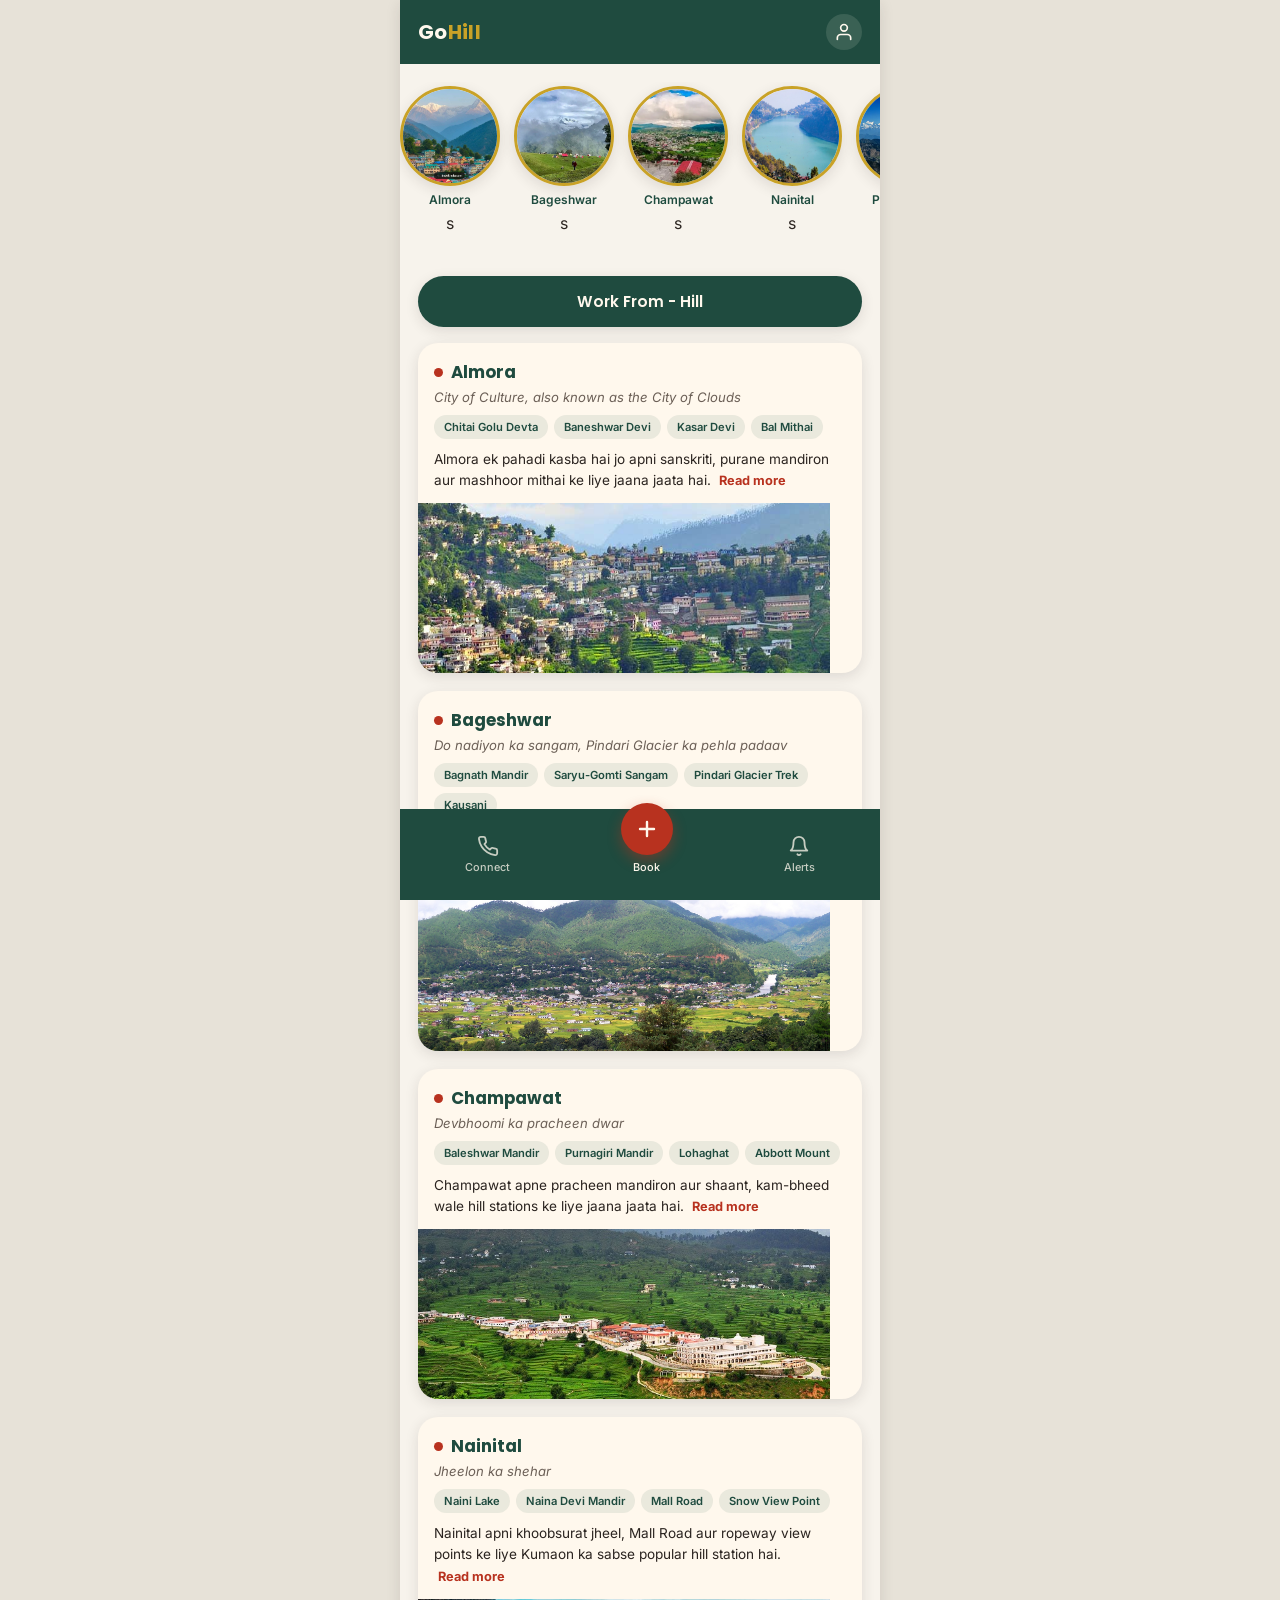
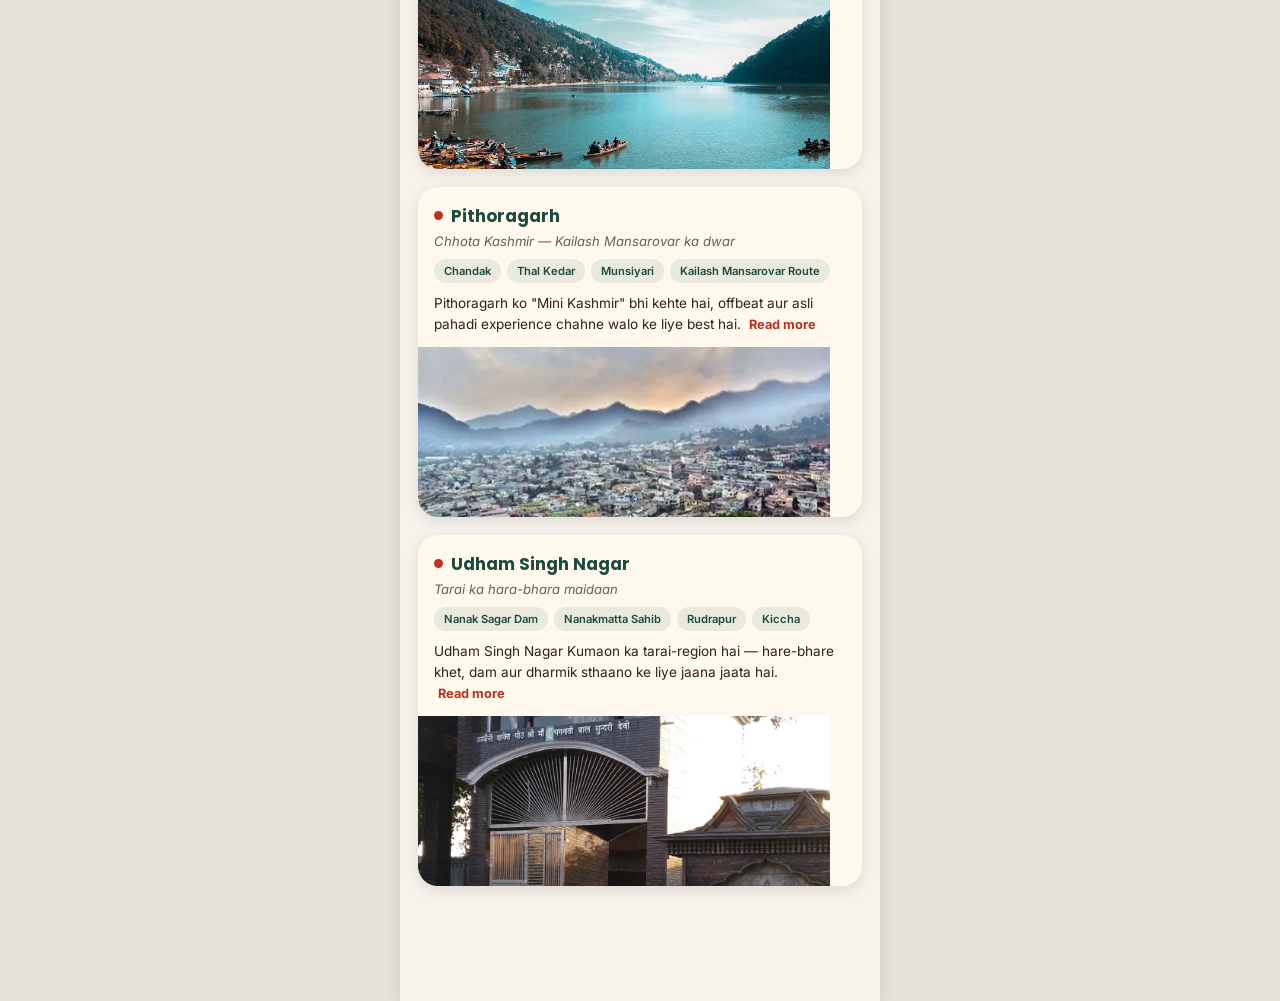
<file: GoHill/index.html>
<!DOCTYPE html>
<html lang="en">
<head>
<meta charset="UTF-8">
<meta name="viewport" content="width=device-width, initial-scale=1.0, maximum-scale=1.0">
<title>GoHill - Kumaon Trips</title>
<link rel="preconnect" href="https://fonts.googleapis.com">
<link href="https://fonts.googleapis.com/css2?family=Poppins:wght@500;600;700&family=Inter:wght@400;500;600&display=swap" rel="stylesheet">
<link rel="stylesheet" href="css/style.css">
<link rel="stylesheet" href="css/pages.css">
</head>
<body>

<div class="app-shell">

  <header class="app-header">
    <div class="logo">Go<span>Hill</span></div>
    <a href="profile.html" class="profile-btn" aria-label="Profile">
      <svg viewBox="0 0 24 24" fill="none" stroke="currentColor" stroke-width="2" stroke-linecap="round" stroke-linejoin="round">
        <path d="M20 21v-2a4 4 0 0 0-4-4H8a4 4 0 0 0-4 4v2"/>
        <circle cx="12" cy="7" r="4"/>
      </svg>
    </a>
  </header>

  <main class="home-main">

    <section class="circle-section">
      <div class="circle-scroll" id="circleCards">
        <!-- JS se fill hoga -->
      </div>
    </section>

    <div class="select-dest-wrap">
      <button class="select-dest-btn" onclick="window.location.href='booking.html'">
        Work From - Hill
      </button>
    </div>

    <section class="info-section" id="districtInfoSection">
      <!-- JS se fill hoga -->
    </section>

  </main>

  <nav class="bottom-nav">
    <a href="connect.html" class="nav-item">
      <svg viewBox="0 0 24 24" fill="none" stroke="currentColor" stroke-width="2" stroke-linecap="round" stroke-linejoin="round">
        <path d="M22 16.92v3a2 2 0 0 1-2.18 2 19.79 19.79 0 0 1-8.63-3.07 19.5 19.5 0 0 1-6-6 19.79 19.79 0 0 1-3.07-8.67A2 2 0 0 1 4.11 2h3a2 2 0 0 1 2 1.72c.127.96.361 1.903.7 2.81a2 2 0 0 1-.45 2.11L8.09 9.91a16 16 0 0 0 6 6l1.27-1.27a2 2 0 0 1 2.11-.45c.907.339 1.85.573 2.81.7A2 2 0 0 1 22 16.92z"/>
      </svg>
      <span>Connect</span>
    </a>

    <a href="booking.html" class="nav-item nav-center">
      <span class="nav-center-circle">
        <svg viewBox="0 0 24 24" fill="none" stroke="currentColor" stroke-width="2.4" stroke-linecap="round" stroke-linejoin="round">
          <path d="M12 5v14M5 12h14"/>
        </svg>
      </span>
      <span>Book</span>
    </a>

    <a href="notification.html" class="nav-item">
      <svg viewBox="0 0 24 24" fill="none" stroke="currentColor" stroke-width="2" stroke-linecap="round" stroke-linejoin="round">
        <path d="M18 8a6 6 0 0 0-12 0c0 7-3 9-3 9h18s-3-2-3-9"/>
        <path d="M13.73 21a2 2 0 0 1-3.46 0"/>
      </svg>
      <span>Alerts</span>
    </a>
  </nav>

</div>

<script src="js/districts.js"></script>
<script src="js/home.js"></script>
</body>
</html>
</file>
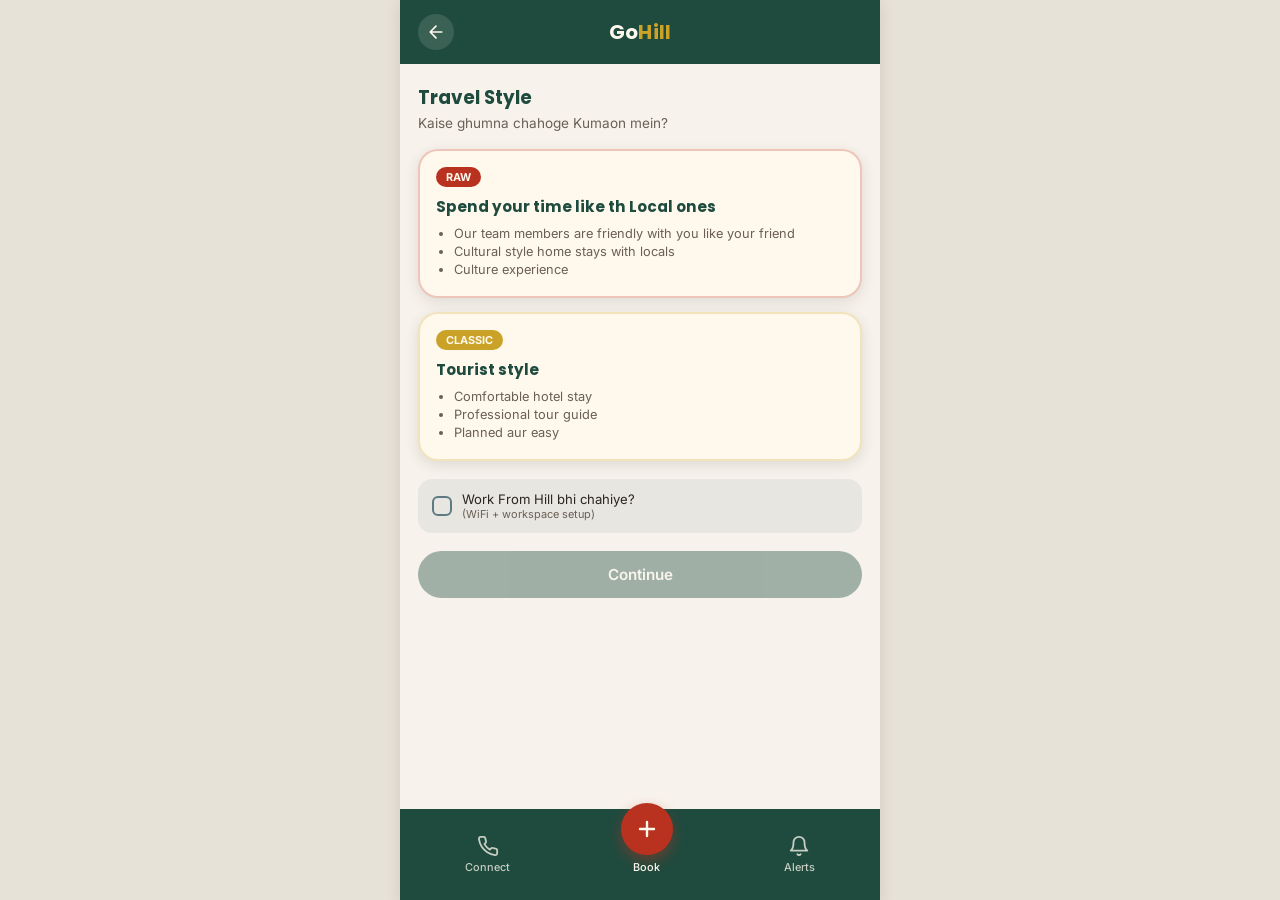
<file: GoHill/booking.html>
<!DOCTYPE html>
<html lang="en">
<head>
<meta charset="UTF-8">
<meta name="viewport" content="width=device-width, initial-scale=1.0, maximum-scale=1.0">
<title>Book Your Trip - GoHill</title>
<link rel="preconnect" href="https://fonts.googleapis.com">
<link href="https://fonts.googleapis.com/css2?family=Poppins:wght@500;600;700&family=Inter:wght@400;500;600&display=swap" rel="stylesheet">
<link rel="stylesheet" href="css/style.css">
<link rel="stylesheet" href="css/pages.css">
</head>
<body>

<div class="app-shell">

  <header class="app-header">
    <button class="back-btn" id="backBtn" aria-label="Back">
      <svg viewBox="0 0 24 24" fill="none" stroke="currentColor" stroke-width="2" stroke-linecap="round" stroke-linejoin="round">
        <path d="M19 12H5M12 19l-7-7 7-7"/>
      </svg>
    </button>
    <div class="logo">Go<span>Hill</span></div>
    <span class="header-spacer"></span>
  </header>

  <main class="booking-main">

    <!-- STAGE 1: Mode Selection -->
    <section class="stage" id="stage1">
      <h2 class="stage-title">Travel Style </h2>
      <p class="stage-sub">Kaise ghumna chahoge Kumaon mein?</p>

      <div class="mode-cards">
        <button class="mode-card mode-raw" data-mode="raw">
          <span class="mode-badge">RAW</span>
          <h3>Spend your time like th Local ones </h3>
          <ul>
            <li>Our team members are friendly with you like your friend </li>
            <li>Cultural style home stays with locals </li>
            <li>Culture experience</li>
          </ul>
        </button>

        <button class="mode-card mode-classic" data-mode="classic">
          <span class="mode-badge">CLASSIC</span>
          <h3>Tourist style</h3>
          <ul>
            <li>Comfortable hotel stay</li>
            <li>Professional tour guide</li>
            <li>Planned aur easy</li>
          </ul>
        </button>
      </div>

      <label class="wfh-toggle">
        <input type="checkbox" id="wfhCheckbox">
        <span class="wfh-box"></span>
        <span class="wfh-text">Work From Hill bhi chahiye? <small>(WiFi + workspace setup)</small></span>
      </label>

      <button class="continue-btn" id="continueBtn" disabled>Continue</button>
    </section>

    <!-- STAGE 2: Details Form -->
    <section class="stage stage-hidden" id="stage2">

      <div class="selected-mode-chip" id="selectedModeChip"></div>

      <form id="bookingForm" class="booking-form">

        <label class="form-label">Destination</label>
        <select class="form-input" id="destinationSelect" required>
          <option value="" disabled>Select district</option>
        </select>

        <label class="form-label">Name</label>
        <input class="form-input" type="text" id="nameInput" placeholder="Apna naam likho" required>

        <label class="form-label">Mobile Number</label>
        <input class="form-input" type="tel" id="mobileInput" placeholder="10-digit mobile number" maxlength="10" required>

        <label class="form-label">Number of Days</label>
        <div class="stepper">
          <button type="button" class="stepper-btn" id="daysMinus">−</button>
          <span class="stepper-value" id="daysValue">1</span>
          <button type="button" class="stepper-btn" id="daysPlus">+</button>
        </div>

        <label class="form-label">Adventure Sports <small>(optional)</small></label>
        <div class="activities-list" id="activitiesList">
          <!-- JS se fill hoga -->
        </div>

        <button type="submit" class="submit-btn">Confirm Booking</button>
      </form>
    </section>

  </main>

  <nav class="bottom-nav">
    <a href="connect.html" class="nav-item">
      <svg viewBox="0 0 24 24" fill="none" stroke="currentColor" stroke-width="2" stroke-linecap="round" stroke-linejoin="round">
        <path d="M22 16.92v3a2 2 0 0 1-2.18 2 19.79 19.79 0 0 1-8.63-3.07 19.5 19.5 0 0 1-6-6 19.79 19.79 0 0 1-3.07-8.67A2 2 0 0 1 4.11 2h3a2 2 0 0 1 2 1.72c.127.96.361 1.903.7 2.81a2 2 0 0 1-.45 2.11L8.09 9.91a16 16 0 0 0 6 6l1.27-1.27a2 2 0 0 1 2.11-.45c.907.339 1.85.573 2.81.7A2 2 0 0 1 22 16.92z"/>
      </svg>
      <span>Connect</span>
    </a>

    <a href="booking.html" class="nav-item nav-center">
      <span class="nav-center-circle">
        <svg viewBox="0 0 24 24" fill="none" stroke="currentColor" stroke-width="2.4" stroke-linecap="round" stroke-linejoin="round">
          <path d="M12 5v14M5 12h14"/>
        </svg>
      </span>
      <span>Book</span>
    </a>

    <a href="notification.html" class="nav-item">
      <svg viewBox="0 0 24 24" fill="none" stroke="currentColor" stroke-width="2" stroke-linecap="round" stroke-linejoin="round">
        <path d="M18 8a6 6 0 0 0-12 0c0 7-3 9-3 9h18s-3-2-3-9"/>
        <path d="M13.73 21a2 2 0 0 1-3.46 0"/>
      </svg>
      <span>Alerts</span>
    </a>
  </nav>

</div>

<script src="js/districts.js"></script>
<script src="js/activities.js"></script>
<script src="js/booking.js"></script>
</body>
</html>
</file>
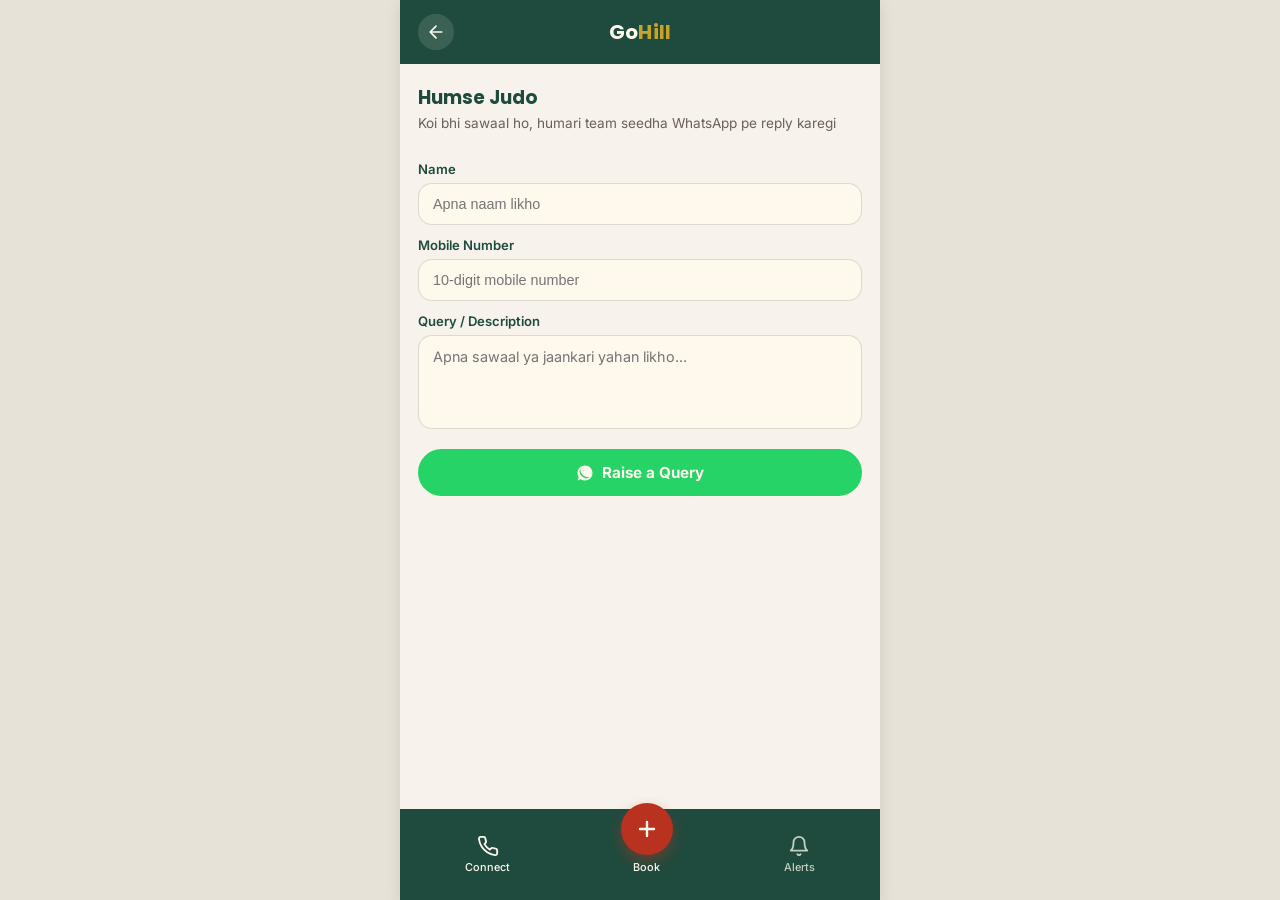
<file: GoHill/connect.html>
<!DOCTYPE html>
<html lang="en">
<head>
<meta charset="UTF-8">
<meta name="viewport" content="width=device-width, initial-scale=1.0, maximum-scale=1.0">
<title>Connect - GoHill</title>
<link rel="preconnect" href="https://fonts.googleapis.com">
<link href="https://fonts.googleapis.com/css2?family=Poppins:wght@500;600;700&family=Inter:wght@400;500;600&display=swap" rel="stylesheet">
<link rel="stylesheet" href="css/style.css">
<link rel="stylesheet" href="css/pages.css">
</head>
<body>

<div class="app-shell">

  <header class="app-header">
    <button class="back-btn" id="backBtn" aria-label="Back">
      <svg viewBox="0 0 24 24" fill="none" stroke="currentColor" stroke-width="2" stroke-linecap="round" stroke-linejoin="round">
        <path d="M19 12H5M12 19l-7-7 7-7"/>
      </svg>
    </button>
    <div class="logo">Go<span>Hill</span></div>
    <span class="header-spacer"></span>
  </header>

  <main class="connect-main">
    <h2 class="stage-title">Humse Judo</h2>
    <p class="stage-sub">Koi bhi sawaal ho, humari team seedha WhatsApp pe reply karegi</p>

    <form id="connectForm" class="booking-form">

      <label class="form-label">Name</label>
      <input class="form-input" type="text" id="connectName" placeholder="Apna naam likho" required>

      <label class="form-label">Mobile Number</label>
      <input class="form-input" type="tel" id="connectMobile" placeholder="10-digit mobile number" maxlength="10" required>

      <label class="form-label">Query / Description</label>
      <textarea class="form-input textarea-input" id="connectQuery" rows="4" placeholder="Apna sawaal ya jaankari yahan likho..." required></textarea>

      <button type="submit" class="submit-btn whatsapp-btn">
        <svg viewBox="0 0 24 24" fill="currentColor" width="18" height="18">
          <path d="M17.472 14.382c-.297-.149-1.758-.867-2.03-.967-.273-.099-.471-.148-.67.15-.197.297-.767.966-.94 1.164-.173.199-.347.223-.644.075-.297-.15-1.255-.463-2.39-1.475-.883-.788-1.48-1.761-1.653-2.059-.173-.297-.018-.458.13-.606.134-.133.298-.347.446-.52.149-.174.198-.298.298-.497.099-.198.05-.371-.025-.52-.075-.149-.669-1.612-.916-2.207-.242-.579-.487-.5-.669-.51-.173-.008-.371-.01-.57-.01-.198 0-.52.074-.792.372-.272.297-1.04 1.016-1.04 2.479 0 1.462 1.065 2.875 1.213 3.074.149.198 2.096 3.2 5.077 4.487.709.306 1.262.489 1.694.625.712.227 1.36.195 1.871.118.571-.085 1.758-.719 2.006-1.413.248-.694.248-1.289.173-1.413-.074-.124-.272-.198-.57-.347z"/>
          <path d="M12.004 2C6.486 2 2.01 6.476 2.01 11.994c0 2.11.579 4.09 1.588 5.79L2 22l4.362-1.548a10.06 10.06 0 0 0 5.642 1.686h.004c5.518 0 9.994-4.476 9.994-9.994C21.998 6.476 17.522 2 12.004 2zm5.792 15.782c-.68.68-1.579 1.098-2.556 1.253-1.157.181-2.417.093-3.72-.393-2.48-.933-4.532-2.925-5.61-4.66-.57-.916-1.19-2.11-1.19-3.988 0-1.878 1.068-2.777 1.443-3.152.375-.375.816-.469 1.09-.469.272 0 .544.002.782.014.25.012.585-.095.914.696.34.816.916 2.279.994 2.446.079.166.13.36.026.578-.104.219-.156.354-.312.545-.157.192-.33.428-.47.575-.157.166-.32.346-.138.68.183.331.815 1.346 1.75 2.181 1.203 1.073 2.217 1.406 2.548 1.564.331.157.522.131.714-.079.192-.209.822-.958.041-1.163.09-.293.36-.246.61-.148.25.098 1.593.752 1.867.889.273.136.454.203.522.317.068.114.068.66-.612 1.34z"/>
        </svg>
        Raise a Query
      </button>
    </form>
  </main>

  <nav class="bottom-nav">
    <a href="connect.html" class="nav-item active-nav">
      <svg viewBox="0 0 24 24" fill="none" stroke="currentColor" stroke-width="2" stroke-linecap="round" stroke-linejoin="round">
        <path d="M22 16.92v3a2 2 0 0 1-2.18 2 19.79 19.79 0 0 1-8.63-3.07 19.5 19.5 0 0 1-6-6 19.79 19.79 0 0 1-3.07-8.67A2 2 0 0 1 4.11 2h3a2 2 0 0 1 2 1.72c.127.96.361 1.903.7 2.81a2 2 0 0 1-.45 2.11L8.09 9.91a16 16 0 0 0 6 6l1.27-1.27a2 2 0 0 1 2.11-.45c.907.339 1.85.573 2.81.7A2 2 0 0 1 22 16.92z"/>
      </svg>
      <span>Connect</span>
    </a>

    <a href="booking.html" class="nav-item nav-center">
      <span class="nav-center-circle">
        <svg viewBox="0 0 24 24" fill="none" stroke="currentColor" stroke-width="2.4" stroke-linecap="round" stroke-linejoin="round">
          <path d="M12 5v14M5 12h14"/>
        </svg>
      </span>
      <span>Book</span>
    </a>

    <a href="notification.html" class="nav-item">
      <svg viewBox="0 0 24 24" fill="none" stroke="currentColor" stroke-width="2" stroke-linecap="round" stroke-linejoin="round">
        <path d="M18 8a6 6 0 0 0-12 0c0 7-3 9-3 9h18s-3-2-3-9"/>
        <path d="M13.73 21a2 2 0 0 1-3.46 0"/>
      </svg>
      <span>Alerts</span>
    </a>
  </nav>

</div>

<script src="js/connect.js"></script>
</body>
</html>
</file>
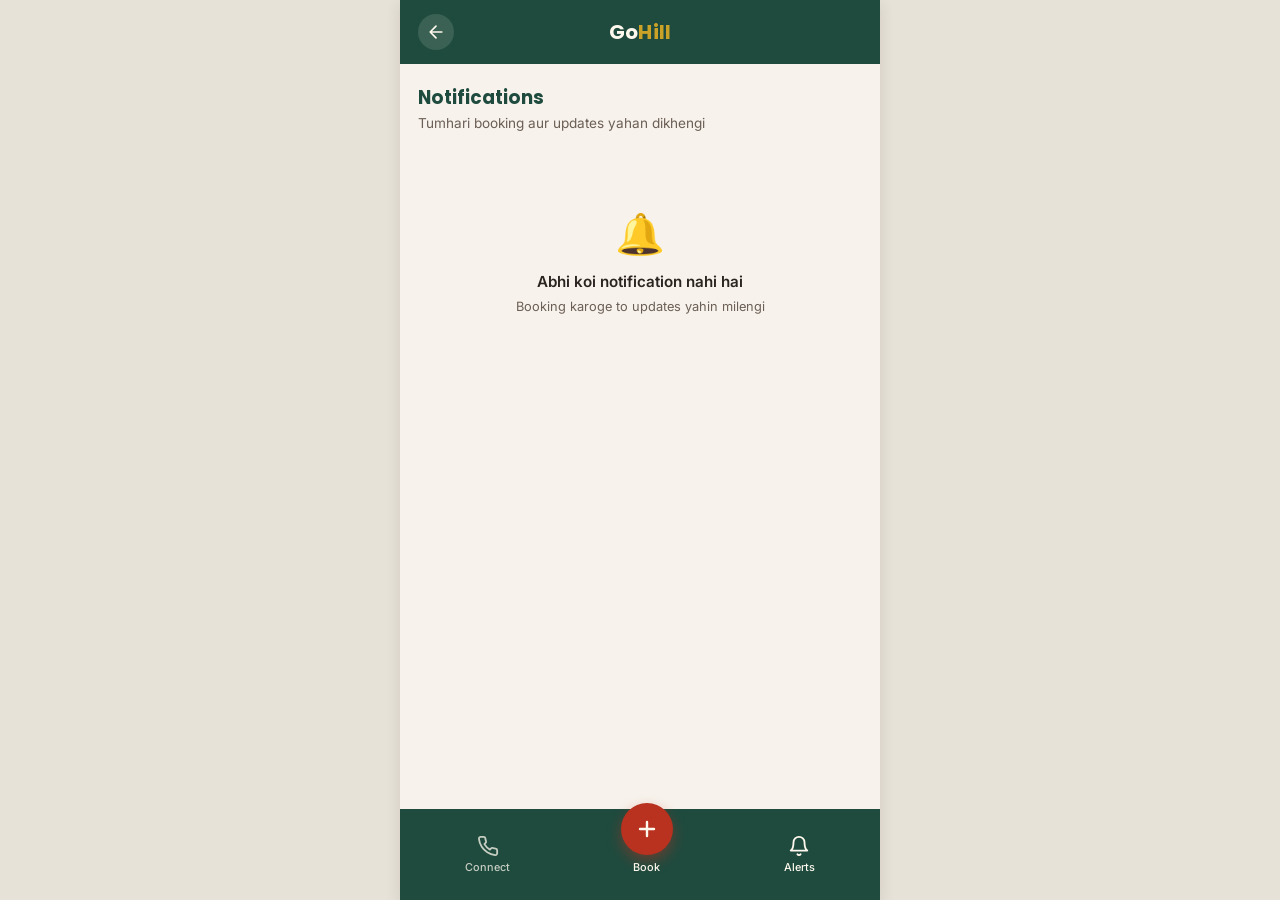
<file: GoHill/notification.html>
<!DOCTYPE html>
<html lang="en">
<head>
<meta charset="UTF-8">
<meta name="viewport" content="width=device-width, initial-scale=1.0, maximum-scale=1.0">
<title>Notifications - GoHill</title>
<link rel="preconnect" href="https://fonts.googleapis.com">
<link href="https://fonts.googleapis.com/css2?family=Poppins:wght@500;600;700&family=Inter:wght@400;500;600&display=swap" rel="stylesheet">
<link rel="stylesheet" href="css/style.css">
<link rel="stylesheet" href="css/pages.css">
</head>
<body>

<div class="app-shell">

  <header class="app-header">
    <button class="back-btn" id="backBtn" aria-label="Back">
      <svg viewBox="0 0 24 24" fill="none" stroke="currentColor" stroke-width="2" stroke-linecap="round" stroke-linejoin="round">
        <path d="M19 12H5M12 19l-7-7 7-7"/>
      </svg>
    </button>
    <div class="logo">Go<span>Hill</span></div>
    <span class="header-spacer"></span>
  </header>

  <main class="notif-main">
    <h2 class="stage-title">Notifications</h2>
    <p class="stage-sub">Tumhari booking aur updates yahan dikhengi</p>

    <div class="notif-list" id="notifList">
      <!-- JS se fill hoga -->
    </div>

    <div class="empty-state" id="emptyState">
      <span class="empty-icon">🔔</span>
      <p>Abhi koi notification nahi hai</p>
      <span class="empty-sub">Booking karoge to updates yahin milengi</span>
    </div>
  </main>

  <nav class="bottom-nav">
    <a href="connect.html" class="nav-item">
      <svg viewBox="0 0 24 24" fill="none" stroke="currentColor" stroke-width="2" stroke-linecap="round" stroke-linejoin="round">
        <path d="M22 16.92v3a2 2 0 0 1-2.18 2 19.79 19.79 0 0 1-8.63-3.07 19.5 19.5 0 0 1-6-6 19.79 19.79 0 0 1-3.07-8.67A2 2 0 0 1 4.11 2h3a2 2 0 0 1 2 1.72c.127.96.361 1.903.7 2.81a2 2 0 0 1-.45 2.11L8.09 9.91a16 16 0 0 0 6 6l1.27-1.27a2 2 0 0 1 2.11-.45c.907.339 1.85.573 2.81.7A2 2 0 0 1 22 16.92z"/>
      </svg>
      <span>Connect</span>
    </a>

    <a href="booking.html" class="nav-item nav-center">
      <span class="nav-center-circle">
        <svg viewBox="0 0 24 24" fill="none" stroke="currentColor" stroke-width="2.4" stroke-linecap="round" stroke-linejoin="round">
          <path d="M12 5v14M5 12h14"/>
        </svg>
      </span>
      <span>Book</span>
    </a>

    <a href="notification.html" class="nav-item active-nav">
      <svg viewBox="0 0 24 24" fill="none" stroke="currentColor" stroke-width="2" stroke-linecap="round" stroke-linejoin="round">
        <path d="M18 8a6 6 0 0 0-12 0c0 7-3 9-3 9h18s-3-2-3-9"/>
        <path d="M13.73 21a2 2 0 0 1-3.46 0"/>
      </svg>
      <span>Alerts</span>
    </a>
  </nav>

</div>

<script src="js/notification.js"></script>
</body>
</html>
</file>
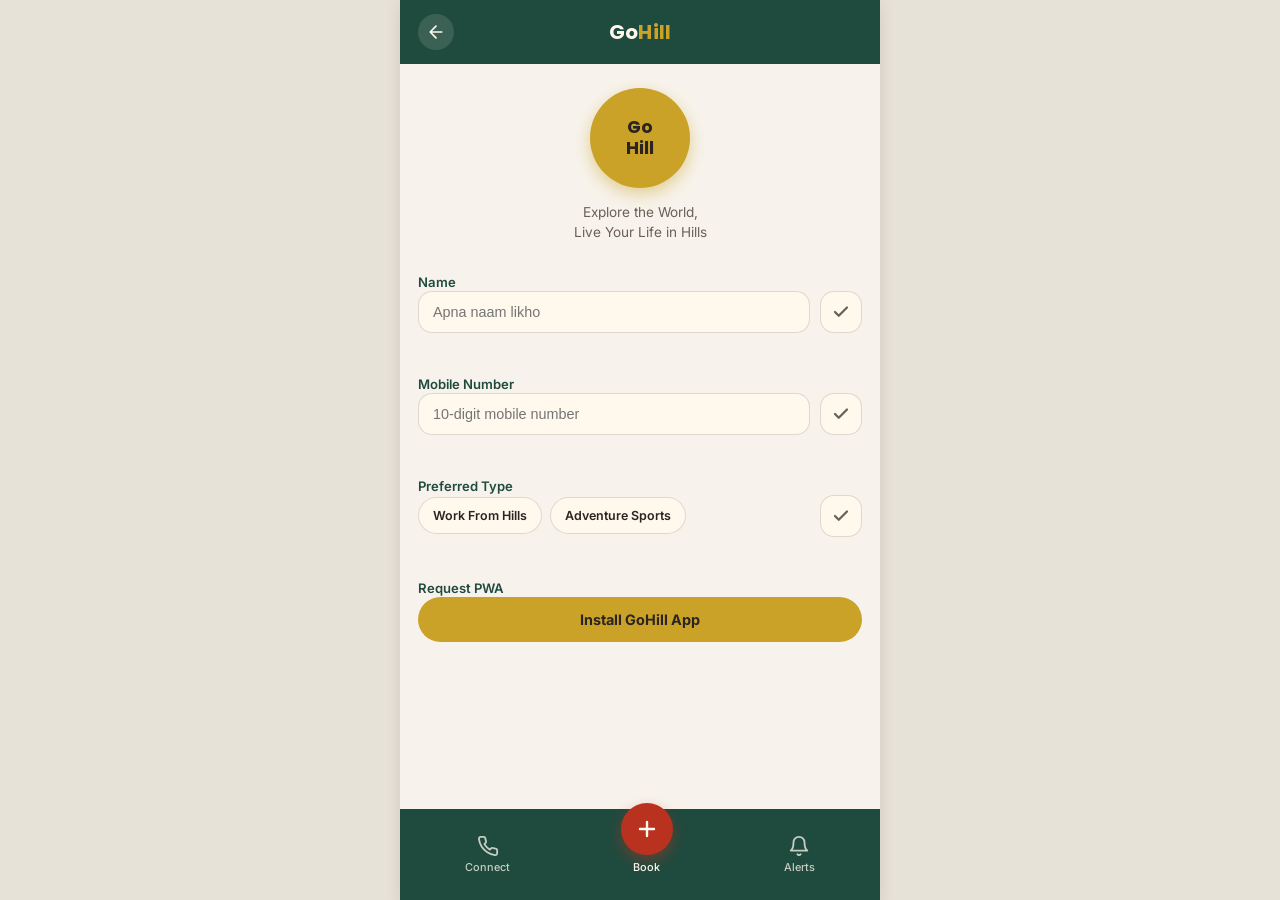
<file: GoHill/profile.html>
<!DOCTYPE html>
<html lang="en">
<head>
<meta charset="UTF-8">
<meta name="viewport" content="width=device-width, initial-scale=1.0, maximum-scale=1.0">
<title>Profile - GoHill</title>
<link rel="manifest" href="manifest.json">
<meta name="theme-color" content="#1F4B3F">
<link rel="preconnect" href="https://fonts.googleapis.com">
<link href="https://fonts.googleapis.com/css2?family=Poppins:wght@500;600;700&family=Inter:wght@400;500;600&display=swap" rel="stylesheet">
<link rel="stylesheet" href="css/style.css">
<link rel="stylesheet" href="css/pages.css">
</head>
<body>

<div class="app-shell">

  <header class="app-header">
    <button class="back-btn" id="backBtn" aria-label="Back">
      <svg viewBox="0 0 24 24" fill="none" stroke="currentColor" stroke-width="2" stroke-linecap="round" stroke-linejoin="round">
        <path d="M19 12H5M12 19l-7-7 7-7"/>
      </svg>
    </button>
    <div class="logo">Go<span>Hill</span></div>
    <span class="header-spacer"></span>
  </header>

  <main class="profile-main">

    <div class="profile-hero">
      <div class="profile-badge">
        <span class="badge-text">Go<br>Hill</span>
      </div>
      <p class="profile-tagline">Explore the World,<br>Live Your Life in Hills</p>
    </div>

    <div class="profile-field">
      <label class="form-label">Name</label>
      <div class="field-row">
        <input class="form-input" type="text" id="profileName" placeholder="Apna naam likho">
        <button class="save-tick-btn" id="saveName" aria-label="Save name">
          <svg viewBox="0 0 24 24" fill="none" stroke="currentColor" stroke-width="3" stroke-linecap="round" stroke-linejoin="round"><path d="M20 6L9 17l-5-5"/></svg>
        </button>
      </div>
      <span class="save-status" id="nameStatus"></span>
    </div>

    <div class="profile-field">
      <label class="form-label">Mobile Number</label>
      <div class="field-row">
        <input class="form-input" type="tel" id="profileMobile" placeholder="10-digit mobile number" maxlength="10">
        <button class="save-tick-btn" id="saveMobile" aria-label="Save mobile">
          <svg viewBox="0 0 24 24" fill="none" stroke="currentColor" stroke-width="3" stroke-linecap="round" stroke-linejoin="round"><path d="M20 6L9 17l-5-5"/></svg>
        </button>
      </div>
      <span class="save-status" id="mobileStatus"></span>
    </div>

    <div class="profile-field">
      <label class="form-label">Preferred Type</label>
      <div class="field-row">
        <div class="pref-chips">
          <button type="button" class="pref-chip" data-pref="wfh">Work From Hills</button>
          <button type="button" class="pref-chip" data-pref="adventure">Adventure Sports</button>
        </div>
        <button class="save-tick-btn" id="savePref" aria-label="Save preference">
          <svg viewBox="0 0 24 24" fill="none" stroke="currentColor" stroke-width="3" stroke-linecap="round" stroke-linejoin="round"><path d="M20 6L9 17l-5-5"/></svg>
        </button>
      </div>
      <span class="save-status" id="prefStatus"></span>
    </div>

    <div class="profile-field">
      <label class="form-label">Request PWA</label>
      <button class="pwa-install-btn" id="pwaInstallBtn">Install GoHill App</button>
      <span class="save-status" id="pwaStatus"></span>
    </div>

  </main>

  <nav class="bottom-nav">
    <a href="connect.html" class="nav-item">
      <svg viewBox="0 0 24 24" fill="none" stroke="currentColor" stroke-width="2" stroke-linecap="round" stroke-linejoin="round">
        <path d="M22 16.92v3a2 2 0 0 1-2.18 2 19.79 19.79 0 0 1-8.63-3.07 19.5 19.5 0 0 1-6-6 19.79 19.79 0 0 1-3.07-8.67A2 2 0 0 1 4.11 2h3a2 2 0 0 1 2 1.72c.127.96.361 1.903.7 2.81a2 2 0 0 1-.45 2.11L8.09 9.91a16 16 0 0 0 6 6l1.27-1.27a2 2 0 0 1 2.11-.45c.907.339 1.85.573 2.81.7A2 2 0 0 1 22 16.92z"/>
      </svg>
      <span>Connect</span>
    </a>

    <a href="booking.html" class="nav-item nav-center">
      <span class="nav-center-circle">
        <svg viewBox="0 0 24 24" fill="none" stroke="currentColor" stroke-width="2.4" stroke-linecap="round" stroke-linejoin="round">
          <path d="M12 5v14M5 12h14"/>
        </svg>
      </span>
      <span>Book</span>
    </a>

    <a href="notification.html" class="nav-item">
      <svg viewBox="0 0 24 24" fill="none" stroke="currentColor" stroke-width="2" stroke-linecap="round" stroke-linejoin="round">
        <path d="M18 8a6 6 0 0 0-12 0c0 7-3 9-3 9h18s-3-2-3-9"/>
        <path d="M13.73 21a2 2 0 0 1-3.46 0"/>
      </svg>
      <span>Alerts</span>
    </a>
  </nav>

</div>

<script src="js/pwa-register.js"></script>
<script src="js/profile.js"></script>
</body>
</html>
</file>
<file: GoHill/css/style.css>
:root {
  --color-bg: #F7F3EC;
  --color-primary: #1F4B3F;
  --color-raw: #B8321F;
  --color-white: #FFF8ED;
  --color-classic: #C9A227;
  --color-text: #2B2420;
  --color-text-muted: #6B5F56;
  --color-wfh: #5C7A82;

  --radius-lg: 20px;
  --radius-md: 14px;
  --radius-full: 999px;
  --shadow-soft: 0 4px 14px rgba(43, 36, 32, 0.12);
}

* { box-sizing: border-box; margin: 0; padding: 0; }

body {
  background: #E7E2D8;
  font-family: 'Inter', system-ui, sans-serif;
  color: var(--color-text);
  -webkit-font-smoothing: antialiased;
}

h1, h2, h3, .logo, .select-dest-btn {
  font-family: 'Poppins', sans-serif;
}

a { text-decoration: none; color: inherit; }
button { font-family: inherit; cursor: pointer; }
img { max-width: 100%; display: block; }

/* app jaisa feel dene ke liye, desktop pe bhi mobile-width frame */
.app-shell {
  max-width: 480px;
  margin: 0 auto;
  min-height: 100vh;
  background: var(--color-bg);
  position: relative;
  box-shadow: var(--shadow-soft);
  display: flex;
  flex-direction: column;
}

/* ---------- Header ---------- */
.app-header {
  position: sticky;
  top: 0;
  z-index: 10;
  background: var(--color-primary);
  color: var(--color-white);
  display: flex;
  align-items: center;
  justify-content: space-between;
  padding: 14px 18px;
}

.logo {
  font-weight: 700;
  font-size: 1.25rem;
  letter-spacing: 0.3px;
}
.logo span { color: var(--color-classic); }

.profile-btn {
  width: 36px;
  height: 36px;
  border-radius: 50%;
  background: rgba(255,248,237,0.12);
  display: flex;
  align-items: center;
  justify-content: center;
}
.profile-btn svg { width: 20px; height: 20px; }

/* ---------- Bottom Nav ---------- */
.bottom-nav {
  position: sticky;
  bottom: 0;
  z-index: 10;
  background: var(--color-primary);
  display: flex;
  align-items: center;
  justify-content: space-around;
  padding: 10px 10px calc(10px + env(safe-area-inset-bottom));
  margin-top: auto;
}

.nav-item {
  display: flex;
  flex-direction: column;
  align-items: center;
  gap: 3px;
  color: rgba(255,248,237,0.75);
  font-size: 0.68rem;
  font-weight: 500;
  transition: color 0.2s ease;
}
.nav-item svg { width: 22px; height: 22px; }
.nav-item:active { color: var(--color-white); }

.nav-center {
  transform: translateY(-16px);
  color: var(--color-white);
}
.nav-center-circle {
  width: 52px;
  height: 52px;
  border-radius: 50%;
  background: var(--color-raw);
  display: flex;
  align-items: center;
  justify-content: center;
  box-shadow: 0 6px 14px rgba(184,50,31,0.45);
  margin-bottom: 2px;
}
.nav-center-circle svg { width: 24px; height: 24px; color: var(--color-white); }
</file>
<file: GoHill/css/pages.css>
.home-main {
  flex: 1;
  padding-bottom: 24px;
}

/* ---------- Circle City Cards ---------- */
.circle-section { padding: 18px 0 4px; }

.circle-scroll {
  display: flex;
  gap: 14px;
  overflow-x: auto;
  scroll-snap-type: x proximity;
  padding: 4px 18px 8px;
  scrollbar-width: none;
}
.circle-scroll::-webkit-scrollbar { display: none; }

.circle-card {
  flex: 0 0 auto;
  width: 28vw;
  max-width: 100px;
  min-width: 78px;
  display: flex;
  flex-direction: column;
  align-items: center;
  gap: 6px;
  scroll-snap-align: start;
}

.circle-img-wrap {
  width: 100%;
  aspect-ratio: 1/1;
  border-radius: 50%;
  overflow: hidden;
  border: 3px solid var(--color-classic);
  box-shadow: var(--shadow-soft);
}
.circle-img-wrap img { width: 100%; height: 100%; object-fit: cover; }

.circle-label {
  font-size: 0.75rem;
  font-weight: 600;
  color: var(--color-primary);
  text-align: center;
}

/* ---------- Select Destination Button ---------- */
.select-dest-wrap { padding: 16px 18px 6px; }

.select-dest-btn {
  width: 100%;
  padding: 14px;
  border: none;
  border-radius: var(--radius-full);
  background: var(--color-primary);
  color: var(--color-white);
  font-weight: 600;
  font-size: 0.95rem;
  box-shadow: var(--shadow-soft);
  transition: transform 0.15s ease;
}
.select-dest-btn:active { transform: scale(0.97); }

/* ---------- District Info Cards ---------- */
.info-section {
  padding: 10px 18px 0;
  display: flex;
  flex-direction: column;
  gap: 18px;
}

.district-card {
  background: var(--color-white);
  border-radius: var(--radius-lg);
  box-shadow: var(--shadow-soft);
  padding: 16px 16px 0;
  overflow: hidden;
}

.district-card-head {
  display: flex;
  align-items: center;
  gap: 8px;
  margin-bottom: 4px;
}
.dot {
  width: 9px;
  height: 9px;
  border-radius: 50%;
  background: var(--color-raw);
  flex-shrink: 0;
}
.district-card-head h3 {
  font-size: 1.05rem;
  color: var(--color-primary);
}

.district-tagline {
  font-size: 0.82rem;
  color: var(--color-text-muted);
  font-style: italic;
  margin-bottom: 10px;
}

.district-places {
  display: flex;
  flex-wrap: wrap;
  gap: 6px;
  margin-bottom: 10px;
}
.place-chip {
  font-size: 0.7rem;
  font-weight: 600;
  color: var(--color-primary);
  background: rgba(31,75,63,0.09);
  padding: 5px 10px;
  border-radius: var(--radius-full);
}

.district-desc {
  font-size: 0.85rem;
  line-height: 1.55;
  color: var(--color-text);
  margin-bottom: 12px;
}
.read-more-btn {
  background: none;
  border: none;
  color: var(--color-raw);
  font-weight: 700;
  font-size: 0.8rem;
  padding: 0 0 0 4px;
}

.district-img {
  width: calc(100% + 32px);
  margin: 0 -16px;
  height: 170px;
  object-fit: cover;
}

/* ---------- Booking Page ---------- */
.back-btn {
  width: 36px; height: 36px;
  border-radius: 50%;
  border: none;
  background: rgba(255,248,237,0.12);
  color: var(--color-white);
  display: flex; align-items: center; justify-content: center;
}
.back-btn svg { width: 20px; height: 20px; }
.header-spacer { width: 36px; }

.booking-main { flex: 1; padding: 20px 18px 30px; }

.stage-hidden { display: none; }

.stage-title { font-size: 1.15rem; color: var(--color-primary); margin-bottom: 4px; }
.stage-sub { font-size: 0.85rem; color: var(--color-text-muted); margin-bottom: 18px; }

/* Mode Cards */
.mode-cards { display: flex; flex-direction: column; gap: 14px; margin-bottom: 18px; }

.mode-card {
  text-align: left;
  border: 2px solid transparent;
  border-radius: var(--radius-lg);
  background: var(--color-white);
  padding: 16px;
  box-shadow: var(--shadow-soft);
  position: relative;
}
.mode-card.mode-raw { border-color: rgba(184,50,31,0.25); }
.mode-card.mode-classic { border-color: rgba(201,162,39,0.25); }

.mode-card.selected.mode-raw { border-color: var(--color-raw); background: rgba(184,50,31,0.06); }
.mode-card.selected.mode-classic { border-color: var(--color-classic); background: rgba(201,162,39,0.08); }

.mode-badge {
  display: inline-block;
  font-size: 0.68rem;
  font-weight: 700;
  padding: 3px 10px;
  border-radius: var(--radius-full);
  margin-bottom: 8px;
  color: var(--color-white);
}
.mode-raw .mode-badge { background: var(--color-raw); }
.mode-classic .mode-badge { background: var(--color-classic); }

.mode-card h3 { font-size: 0.95rem; color: var(--color-primary); margin-bottom: 8px; }
.mode-card ul { padding-left: 18px; }
.mode-card li { font-size: 0.8rem; color: var(--color-text-muted); margin-bottom: 3px; }

/* WFH Toggle */
.wfh-toggle {
  display: flex; align-items: center; gap: 10px;
  background: rgba(92,122,130,0.1);
  padding: 12px 14px;
  border-radius: var(--radius-md);
  margin-bottom: 18px;
  cursor: pointer;
}
.wfh-toggle input { display: none; }
.wfh-box {
  width: 20px; height: 20px; border-radius: 6px;
  border: 2px solid var(--color-wfh);
  flex-shrink: 0;
  position: relative;
}
.wfh-toggle input:checked + .wfh-box { background: var(--color-wfh); }
.wfh-toggle input:checked + .wfh-box::after {
  content: '✓'; position: absolute; top: 50%; left: 50%;
  transform: translate(-50%,-50%); color: white; font-size: 0.7rem; font-weight: 700;
}
.wfh-text { font-size: 0.82rem; color: var(--color-text); }
.wfh-text small { color: var(--color-text-muted); display: block; }

.continue-btn {
  width: 100%; padding: 14px; border: none; border-radius: var(--radius-full);
  background: var(--color-primary); color: var(--color-white);
  font-weight: 600; font-size: 0.95rem;
}
.continue-btn:disabled { opacity: 0.4; }

/* Stage 2 Form */
.selected-mode-chip {
  display: inline-block; font-size: 0.75rem; font-weight: 700;
  padding: 5px 12px; border-radius: var(--radius-full);
  color: var(--color-white); margin-bottom: 16px;
}
.chip-raw { background: var(--color-raw); }
.chip-classic { background: var(--color-classic); }

.booking-form { display: flex; flex-direction: column; }
.form-label { font-size: 0.82rem; font-weight: 600; color: var(--color-primary); margin: 12px 0 6px; }
.form-input {
  width: 100%; padding: 12px 14px; border-radius: var(--radius-md);
  border: 1.5px solid rgba(43,36,32,0.15);
  background: var(--color-white); font-size: 0.9rem; color: var(--color-text);
}
.form-input:focus { outline: none; border-color: var(--color-primary); }

.stepper { display: flex; align-items: center; gap: 16px; }
.stepper-btn {
  width: 36px; height: 36px; border-radius: 50%; border: none;
  background: var(--color-primary); color: var(--color-white); font-size: 1.2rem;
}
.stepper-value { font-size: 1rem; font-weight: 600; min-width: 20px; text-align: center; }

.activities-list { display: flex; flex-direction: column; gap: 8px; margin-top: 4px; }
.activity-item {
  display: flex; align-items: center; gap: 10px;
  background: var(--color-white); padding: 10px 12px; border-radius: var(--radius-md);
  box-shadow: var(--shadow-soft); cursor: pointer;
}
.activity-item input { display: none; }
.activity-check {
  width: 18px; height: 18px; border-radius: 5px; flex-shrink: 0;
  border: 2px solid var(--color-primary); position: relative;
}
.activity-item input:checked + .activity-check { background: var(--color-primary); }
.activity-item input:checked + .activity-check::after {
  content: '✓'; position: absolute; top: 50%; left: 50%;
  transform: translate(-50%,-50%); color: white; font-size: 0.65rem;
}
.activity-name { font-size: 0.85rem; font-weight: 600; display: block; }
.activity-meta { font-size: 0.72rem; color: var(--color-text-muted); }
.no-activities { font-size: 0.85rem; color: var(--color-text-muted); }

.submit-btn {
  margin-top: 20px; width: 100%; padding: 14px; border: none;
  border-radius: var(--radius-full); background: var(--color-raw);
  color: var(--color-white); font-weight: 700; font-size: 0.95rem;
}


/* ---------- Notification Page ---------- */
.notif-main { flex: 1; padding: 20px 18px 30px; }

.active-nav { color: var(--color-white) !important; }

.notif-list { display: flex; flex-direction: column; gap: 12px; }

.notif-card {
  display: flex; gap: 12px; align-items: flex-start;
  background: var(--color-white); padding: 14px; border-radius: var(--radius-md);
  box-shadow: var(--shadow-soft);
}
.notif-icon { font-size: 1.3rem; flex-shrink: 0; }
.notif-content { display: flex; flex-direction: column; gap: 2px; }
.notif-title { font-size: 0.88rem; font-weight: 700; color: var(--color-primary); }
.notif-desc { font-size: 0.8rem; color: var(--color-text); }
.notif-time { font-size: 0.7rem; color: var(--color-text-muted); margin-top: 2px; }

.empty-state {
  display: none;
  flex-direction: column; align-items: center; justify-content: center;
  text-align: center; padding: 60px 20px; gap: 8px;
  color: var(--color-text-muted);
}
.empty-icon { font-size: 2.5rem; margin-bottom: 6px; }
.empty-state p { font-size: 0.95rem; font-weight: 600; color: var(--color-text); }
.empty-sub { font-size: 0.8rem; }
/* ---------- Connect Page ---------- */
.connect-main { flex: 1; padding: 20px 18px 30px; }

.textarea-input {
  resize: none;
  font-family: 'Inter', sans-serif;
}

.whatsapp-btn {
  display: flex;
  align-items: center;
  justify-content: center;
  gap: 8px;
  background: #25D366;
}
/* ---------- Profile Page ---------- */
.profile-main { flex: 1; padding: 24px 18px 30px; }

.profile-hero {
  display: flex;
  flex-direction: column;
  align-items: center;
  text-align: center;
  margin-bottom: 28px;
}

.profile-badge {
  width: 100px; height: 100px;
  border-radius: 50%;
  background: var(--color-classic);
  display: flex; align-items: center; justify-content: center;
  box-shadow: 0 6px 16px rgba(201,162,39,0.45);
  margin-bottom: 14px;
}
.badge-text {
  font-family: 'Poppins', sans-serif;
  font-weight: 700;
  font-size: 1.1rem;
  line-height: 1.2;
  color: var(--color-text);
  text-align: center;
}

.profile-tagline {
  font-size: 0.85rem;
  color: var(--color-text-muted);
  line-height: 1.5;
}

.profile-field { margin-bottom: 20px; }

.field-row { display: flex; align-items: center; gap: 10px; }
.field-row .form-input { flex: 1; }

.save-tick-btn {
  width: 42px; height: 42px; flex-shrink: 0;
  border-radius: var(--radius-md);
  border: 1.5px solid rgba(43,36,32,0.15);
  background: var(--color-white);
  color: var(--color-text-muted);
  display: flex; align-items: center; justify-content: center;
  transition: all 0.2s ease;
}
.save-tick-btn svg { width: 18px; height: 18px; }
.save-tick-btn:active { transform: scale(0.92); border-color: var(--color-primary); color: var(--color-primary); }

.save-status {
  display: inline-block;
  font-size: 0.72rem;
  font-weight: 600;
  margin-top: 6px;
}
.status-ok { color: var(--color-primary); }
.status-error { color: var(--color-raw); }

.pref-chips { flex: 1; display: flex; flex-wrap: wrap; gap: 8px; }
.pref-chip {
  padding: 10px 14px;
  border-radius: var(--radius-full);
  border: 1.5px solid rgba(43,36,32,0.15);
  background: var(--color-white);
  color: var(--color-text);
  font-size: 0.78rem;
  font-weight: 600;
}
.pref-chip.selected {
  background: var(--color-primary);
  border-color: var(--color-primary);
  color: var(--color-white);
}

.pwa-install-btn {
  width: 100%; padding: 14px; border: none;
  border-radius: var(--radius-full);
  background: var(--color-classic);
  color: var(--color-text);
  font-weight: 700; font-size: 0.9rem;
}
</file>
